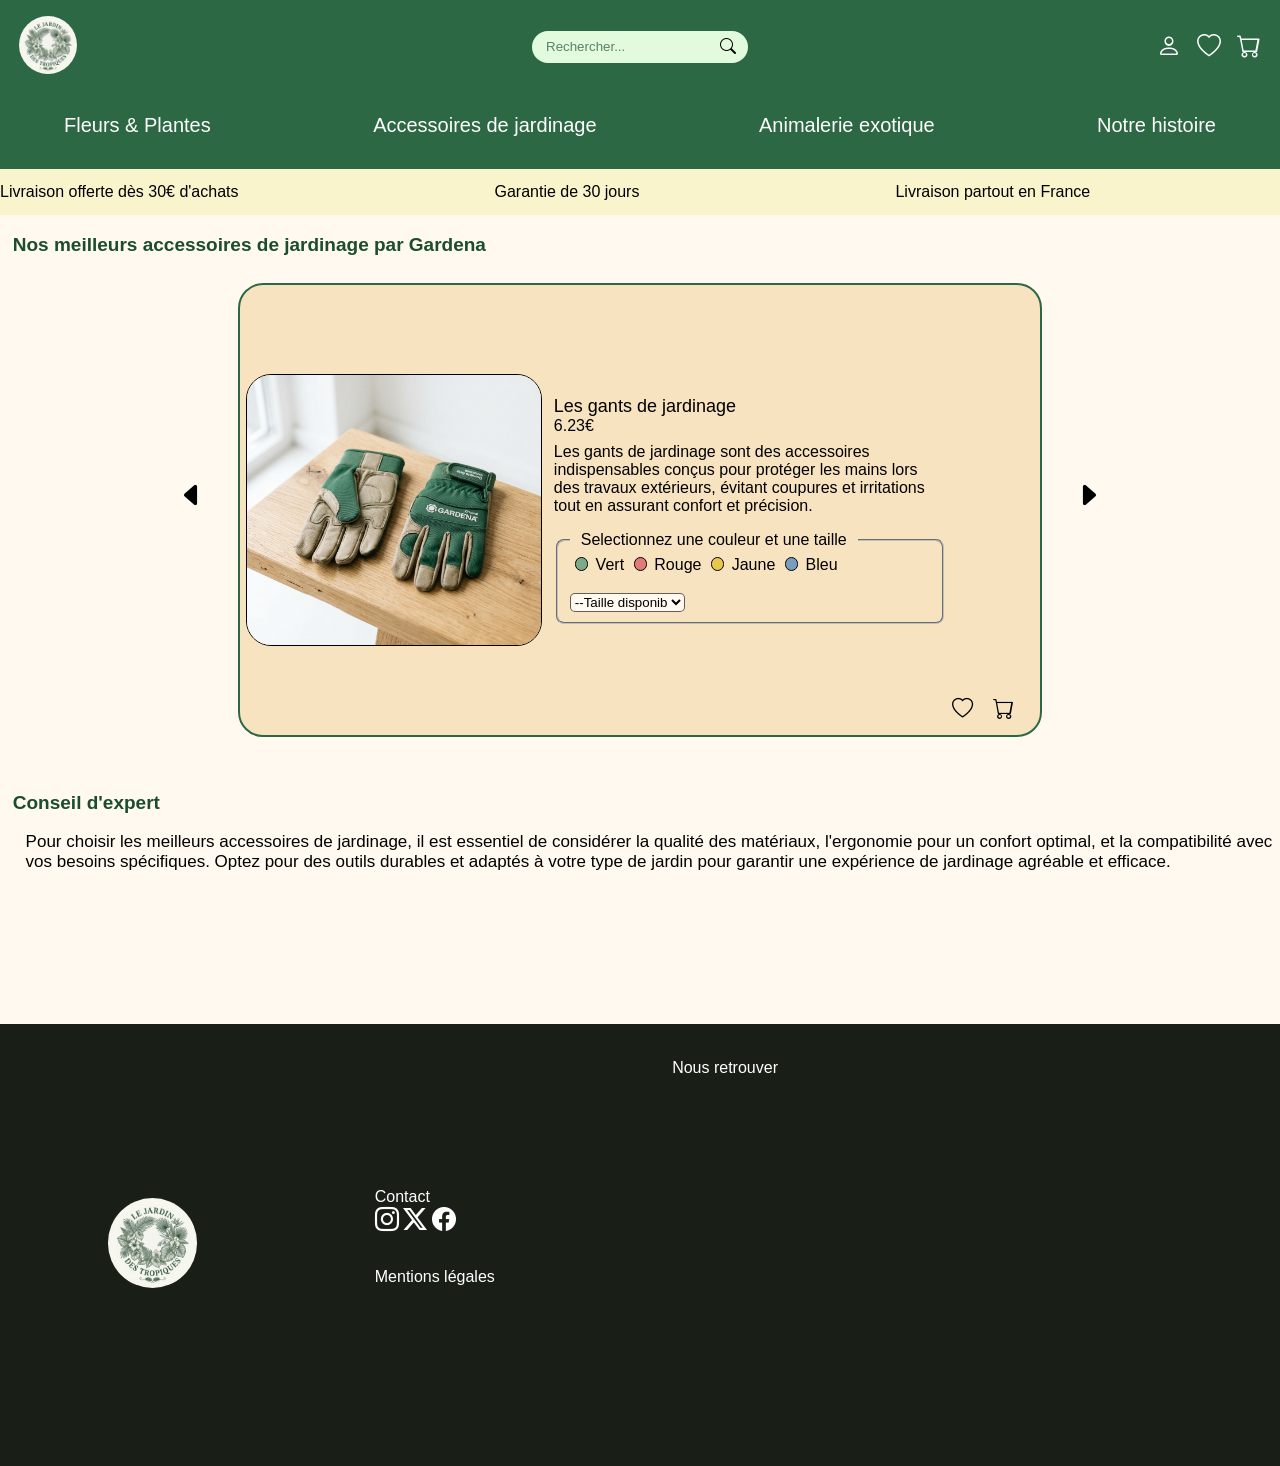
<file: accessoire.html>
<!DOCTYPE html>
<html lang="fr">

<head>
    <meta charset="UTF-8">
    <meta name="viewport" content="width=device-width, initial-scale=1.0">
    <title>Accessoires</title>
    <link rel="stylesheet" href="https://cdn.jsdelivr.net/npm/bootstrap-icons@1.11.3/font/bootstrap-icons.min.css">
    <link rel="stylesheet" href="accessoire.css">
    <link rel="stylesheet" href="commun.css">
    <link rel="icon" type="image/png" href="images/favicon.jpeg">

</head>

<body>
    <header>
        <nav class="entete">
            <p class="logo"> <a href="index.html"><img src="images/logo.jpeg" class="logo"></a> </p>
            <form>
                <input class="rechercher" type="text" placeholder="Rechercher..."> <i class="bi bi-search"></i>
            </form>
            <p class="icones">
                <a href="connexion.html"><i class="bi bi-person"></i></a>
                <a href="#Coeur"><i class="bi bi-heart"></i></a>
                <a href="panier.html"><i class="bi bi-cart"></i></a>
            </p>

        </nav>
        <nav class="menu">
            <p> <a href="plante.html">Fleurs & Plantes</a> </p>
            <p> <a href="accessoire.html">Accessoires de jardinage</a> </p>
            <p> <a href="animal.html">Animalerie exotique</a> </p>
            <p> <a href="histoire.html">Notre histoire</a> </p>
        </nav>
    </header>
    <main>
        <div class="carrouInfo">
            <div class="carrou_track">
                <span>Livraison offerte dès 30€ d'achats</span>
                <span>Garantie de 30 jours</span>
                <span>Livraison partout en France</span>
                <span>Paiement sécurisé</span>
            </div>
        </div>


        <h3>Nos meilleurs accessoires de jardinage par Gardena</h3>
        <div class="carrou">
            <div class="gauche">
                <button><i class="bi bi-caret-left-fill"></i></button>
            </div>
            <div class="carrouPdtAccessoire">
                <img src="images/accessoires/gants_v1.png" alt="">
                <div class="carrouPdtTexte">
                    <p class="bestNom">Les gants de jardinage</p>
                    <p class="bestPrix">6.23€</p>
                    <p class="bestDesc"> Les gants de jardinage sont des accessoires indispensables conçus pour protéger
                        les mains lors des travaux extérieurs, évitant coupures et irritations tout en assurant confort
                        et précision.</p>
                    <fieldset>
                        <legend>&nbsp;&nbsp;Selectionnez une couleur et une taille &nbsp;</legend>
                        <div class="choixCouleur">
                            <input type="radio" id="green" name="color" value="green">
                            <label for="green">Vert</label>
                            <input type="radio" id="red" name="color" value="red">
                            <label for="red">Rouge</label>
                            <input type="radio" id="yellow" name="color" value="yellow">
                            <label for="yellow">Jaune</label>
                            <input type="radio" id="blue" name="color" value="blue">
                            <label for="blue">Bleu</label>
                        </div>
                        <br>
                        <select name="size" id="size-select">
                            <option value="">--Taille disponible--</option>
                            <option value="S">S</option>
                            <option value="M">M</option>
                            <option value="L">L</option>
                            <option value="XL">XL</option>
                        </select>
                    </fieldset>
                </div>
                <div class="carrouPdtIcones">
                    <button class="heart"><i class="bi bi-heart"></i></button>
                    <button class="cart"><i class="bi bi-cart"></i></button>
                </div>
            </div>
            <div class="droite">
                <button><i class="bi bi-caret-right-fill"></i></button>
            </div>
        </div>
        <br>
        <br>
        <div class="conseil">
            <h3>Conseil d'expert</h3>
            <p>
                Pour choisir les meilleurs accessoires de jardinage, il est essentiel de considérer la qualité des
                matériaux,
                l'ergonomie pour un confort optimal, et la compatibilité avec vos besoins spécifiques. Optez pour des
                outils
                durables et adaptés à votre type de jardin pour garantir une expérience de jardinage agréable et
                efficace.
            </p>
        </div>
    </main>
    <footer>
        <div class="imgFooter">
            <a href="index.html"><img src="images/logo.jpeg" class="logo"></a>
        </div>
        <div class="contact">
            <a href="contact.html">Contact</a>
            <br>
            <a href="#Instagram"><i class="bi bi-instagram"></i></a>
            <a href="#Twitter"><i class="bi bi-twitter-x"></i></a>
            <a href="#Facebook"><i class="bi bi-facebook"></i></a>
            <br>
            <br>
            <p> <a href="mentions_legales.html">Mentions légales</a> </p>

        </div>
        <div class="map">
            <p>Nous retrouver</p>
            <iframe
                src="https://www.google.com/maps/embed?pb=!1m18!1m12!1m3!1d2620.7767880723004!2d1.3358313035699676!3d47.590139484475145!2m3!1f0!2f0!3f0!3m2!1i1024!2i768!4f13.1!3m3!1m2!1s0x47e4a81b51bfac85%3A0x59ec794bc418ff3b!2sIUT%20de%20Blois%20%E2%80%A2%20site%20Jean%20Jaur%C3%A8s!5e1!3m2!1sfr!2sfr!4v1778853098987!5m2!1sfr!2sfr"
                width="500" height="350" style="border:0;" allowfullscreen="" loading="lazy"
                referrerpolicy="no-referrer-when-downgrade"></iframe>
        </div>

    </footer>
    <script src="accessoire.js"></script>
</body>

</html>
</file>
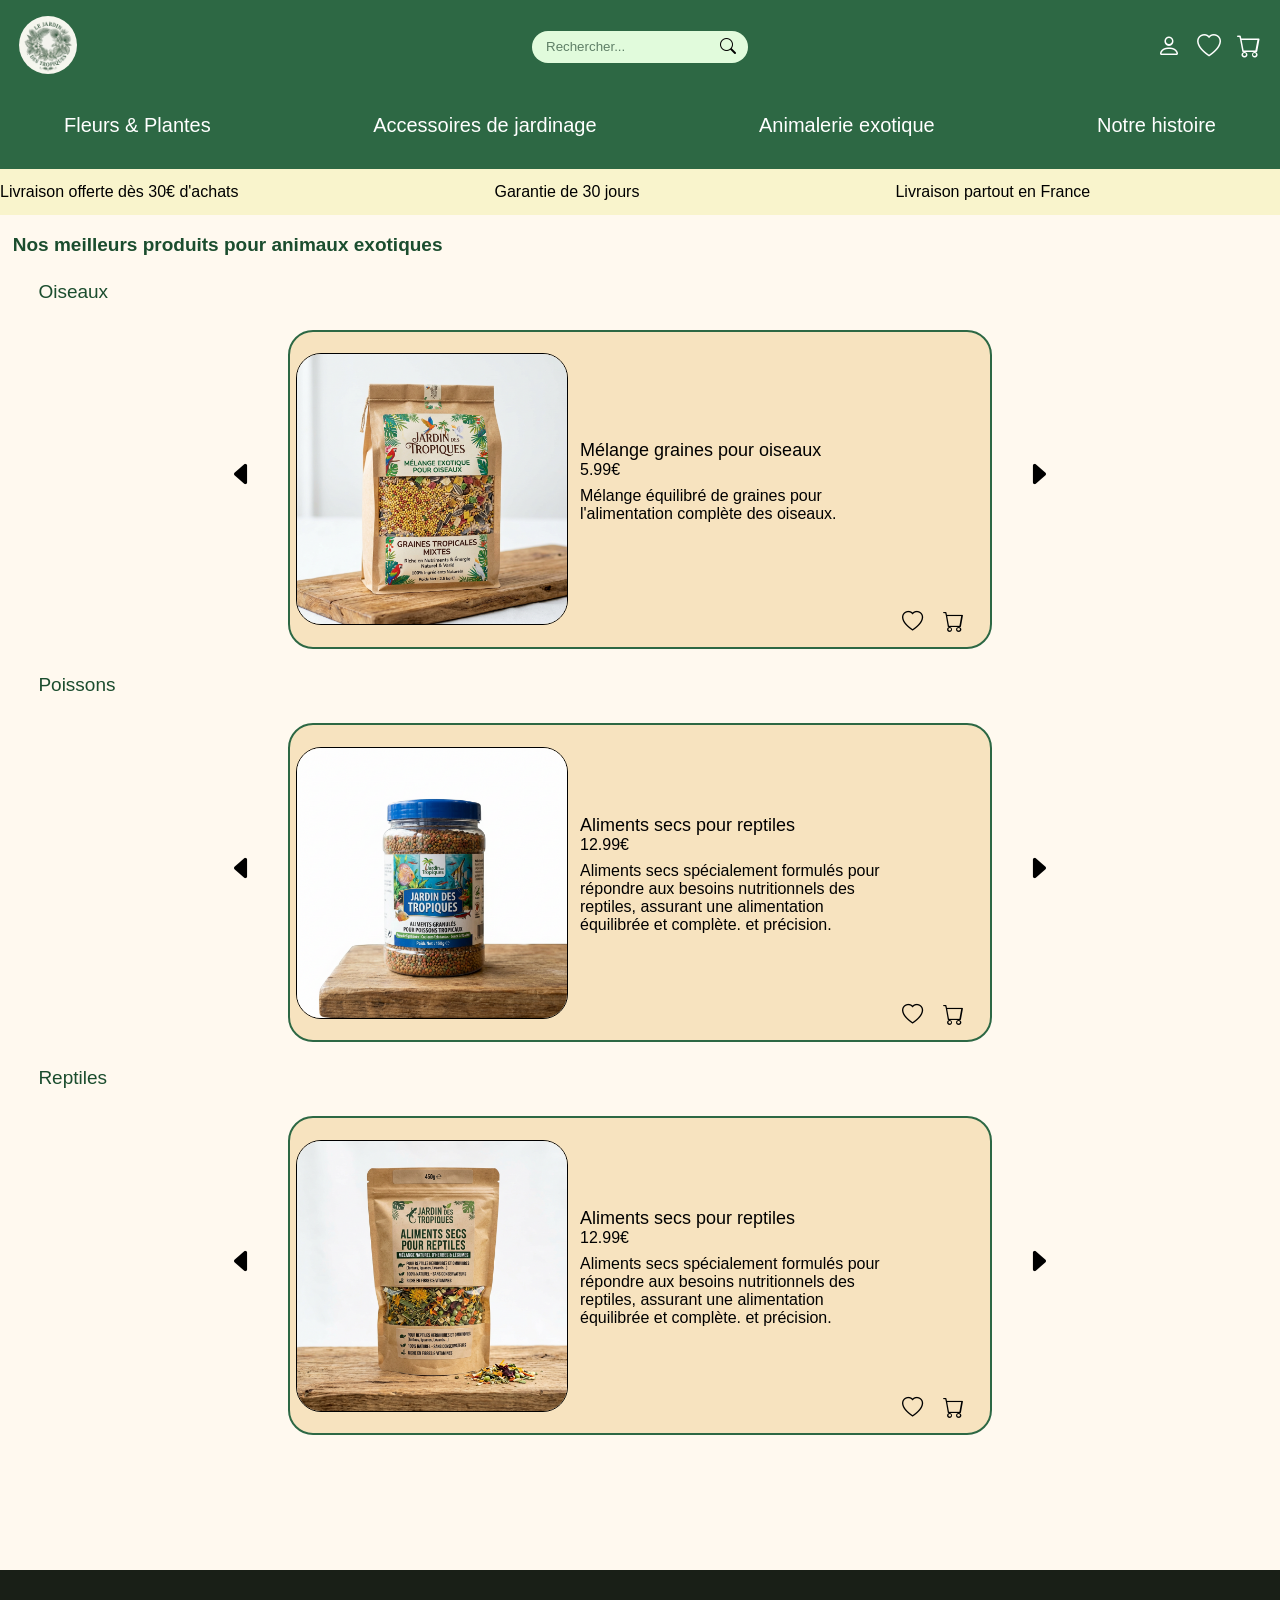
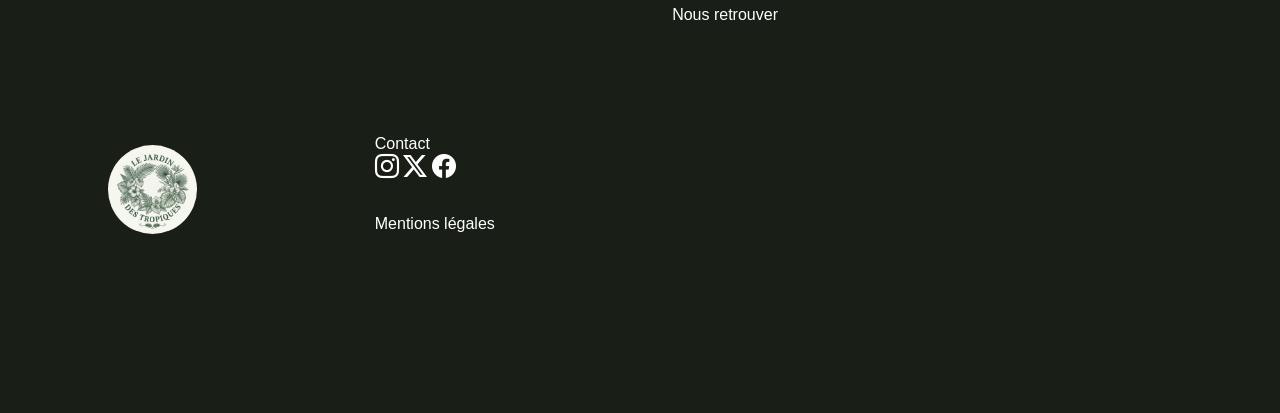
<file: animal.html>
<!DOCTYPE html>
<html lang="fr">

<head>
    <meta charset="UTF-8">
    <meta name="viewport" content="width=device-width, initial-scale=1.0">
    <title>Animalerie exotique</title>
    <link rel="stylesheet" href="https://cdn.jsdelivr.net/npm/bootstrap-icons@1.11.3/font/bootstrap-icons.min.css">
    <link rel="stylesheet" href="commun.css">
</head>

<body>
    <header>
        <nav class="entete">
            <p class="logo"> <a href="index.html"><img src="images/logo.jpeg" class="logo"></a> </p>
            <form>
                <input class="rechercher" type="text" placeholder="Rechercher..."> <i class="bi bi-search"></i>
            </form>
            <p class="icones">
                <a href="connexion.html"><i class="bi bi-person"></i></a>
                <a href="#Coeur"><i class="bi bi-heart"></i></a>
                <a href="panier.html"><i class="bi bi-cart"></i></a>
            </p>

        </nav>
        <nav class="menu">
            <p> <a href="plante.html">Fleurs & Plantes</a> </p>
            <p> <a href="accessoire.html">Accessoires de jardinage</a> </p>
            <p> <a href="animal.html">Animalerie exotique</a> </p>
            <p> <a href="histoire.html">Notre histoire</a> </p>
        </nav>
    </header>
    <main>
        <div class="carrouInfo">
            <div class="carrou_track">
                <span>Livraison offerte dès 30€ d'achats</span>
                <span>Garantie de 30 jours</span>
                <span>Livraison partout en France</span>
                <span>Paiement sécurisé</span>
            </div>
        </div>


        <h3>Nos meilleurs produits pour animaux exotiques</h3>

        <section>
            <h4>Oiseaux</h4>
            <div class="carrouOiseaux">
                <div class="gauche">
                    <button><i class="bi bi-caret-left-fill"></i></button>
                </div>
                <div class="carrouPdt">
                    <img src="images/nourriture_animaux/melange_oiseau.png" alt="">
                    <div class="carrouPdtTexte">
                        <p class="bestNom">Mélange graines pour oiseaux</p>
                        <p class="bestPrix">5.99€</p>
                        <p class="bestDesc">Mélange équilibré de graines pour l'alimentation complète des oiseaux.

                        </p>
                    </div>
                    <div class="carrouPdtIcones">
                        <button class="heart"><i class="bi bi-heart"></i></button>
                        <button class="cart"><i class="bi bi-cart"></i></button>
                    </div>
                </div>
                <div class="droite">
                    <button><i class="bi bi-caret-right-fill"></i></button>
                </div>
            </div>
        </section>

        <section>
            <h4>Poissons</h4>
            <div class="carrouPoissons">
                <div class="gauche">
                    <button><i class="bi bi-caret-left-fill"></i></button>
                </div>
                <div class="carrouPdt">
                    <img src="images/nourriture_animaux/granule_poisson.png" alt="">
                    <div class="carrouPdtTexte">
                        <p class="bestNom">Aliments secs pour reptiles</p>
                        <p class="bestPrix">12.99€</p>
                        <p class="bestDesc"> Aliments secs spécialement formulés pour répondre aux besoins nutritionnels
                            des reptiles, assurant une alimentation équilibrée et complète.
                            et précision.</p>
                    </div>
                    <div class="carrouPdtIcones">
                        <button class="heart"><i class="bi bi-heart"></i></button>
                        <button class="cart"><i class="bi bi-cart"></i></button>
                    </div>
                </div>
                <div class="droite">
                    <button><i class="bi bi-caret-right-fill"></i></button>
                </div>
            </div>
        </section>
        <section>
            <h4>Reptiles</h4>
            <div class="carrouReptiles">
                <div class="gauche">
                    <button><i class="bi bi-caret-left-fill"></i></button>
                </div>
                <div class="carrouPdt">
                    <img src="images/nourriture_animaux/aliments_sec_reptile.png" alt="">
                    <div class="carrouPdtTexte">
                        <p class="bestNom">Aliments secs pour reptiles</p>
                        <p class="bestPrix">12.99€</p>
                        <p class="bestDesc"> Aliments secs spécialement formulés pour répondre aux besoins nutritionnels
                            des reptiles, assurant une alimentation équilibrée et complète.
                            et précision.</p>
                    </div>
                    <div class="carrouPdtIcones">
                        <button class="heart"><i class="bi bi-heart"></i></button>
                        <button class="cart"><i class="bi bi-cart"></i></button>
                    </div>
                </div>
                <div class="droite">
                    <button><i class="bi bi-caret-right-fill"></i></button>
                </div>
            </div>
        </section>

        </div>
    </main>
    <footer>
        <div class="imgFooter">
            <a href="index.html"><img src="images/logo.jpeg" class="logo"></a>
        </div>
        <div class="contact">
            <a href="contact.html">Contact</a>
            <br>
            <a href="#Instagram"><i class="bi bi-instagram"></i></a>
            <a href="#Twitter"><i class="bi bi-twitter-x"></i></a>
            <a href="#Facebook"><i class="bi bi-facebook"></i></a>
            <br>
            <br>
            <p> <a href="mentions_legales.html">Mentions légales</a> </p>

        </div>
        <div class="map">
            <p>Nous retrouver</p>
            <iframe
                src="https://www.google.com/maps/embed?pb=!1m18!1m12!1m3!1d2620.7767880723004!2d1.3358313035699676!3d47.590139484475145!2m3!1f0!2f0!3f0!3m2!1i1024!2i768!4f13.1!3m3!1m2!1s0x47e4a81b51bfac85%3A0x59ec794bc418ff3b!2sIUT%20de%20Blois%20%E2%80%A2%20site%20Jean%20Jaur%C3%A8s!5e1!3m2!1sfr!2sfr!4v1778853098987!5m2!1sfr!2sfr"
                width="500" height="350" style="border:0;" allowfullscreen="" loading="lazy"
                referrerpolicy="no-referrer-when-downgrade"></iframe>
        </div>

    </footer>
    <script src="animal.js"></script>
</body>

</html>
</file>
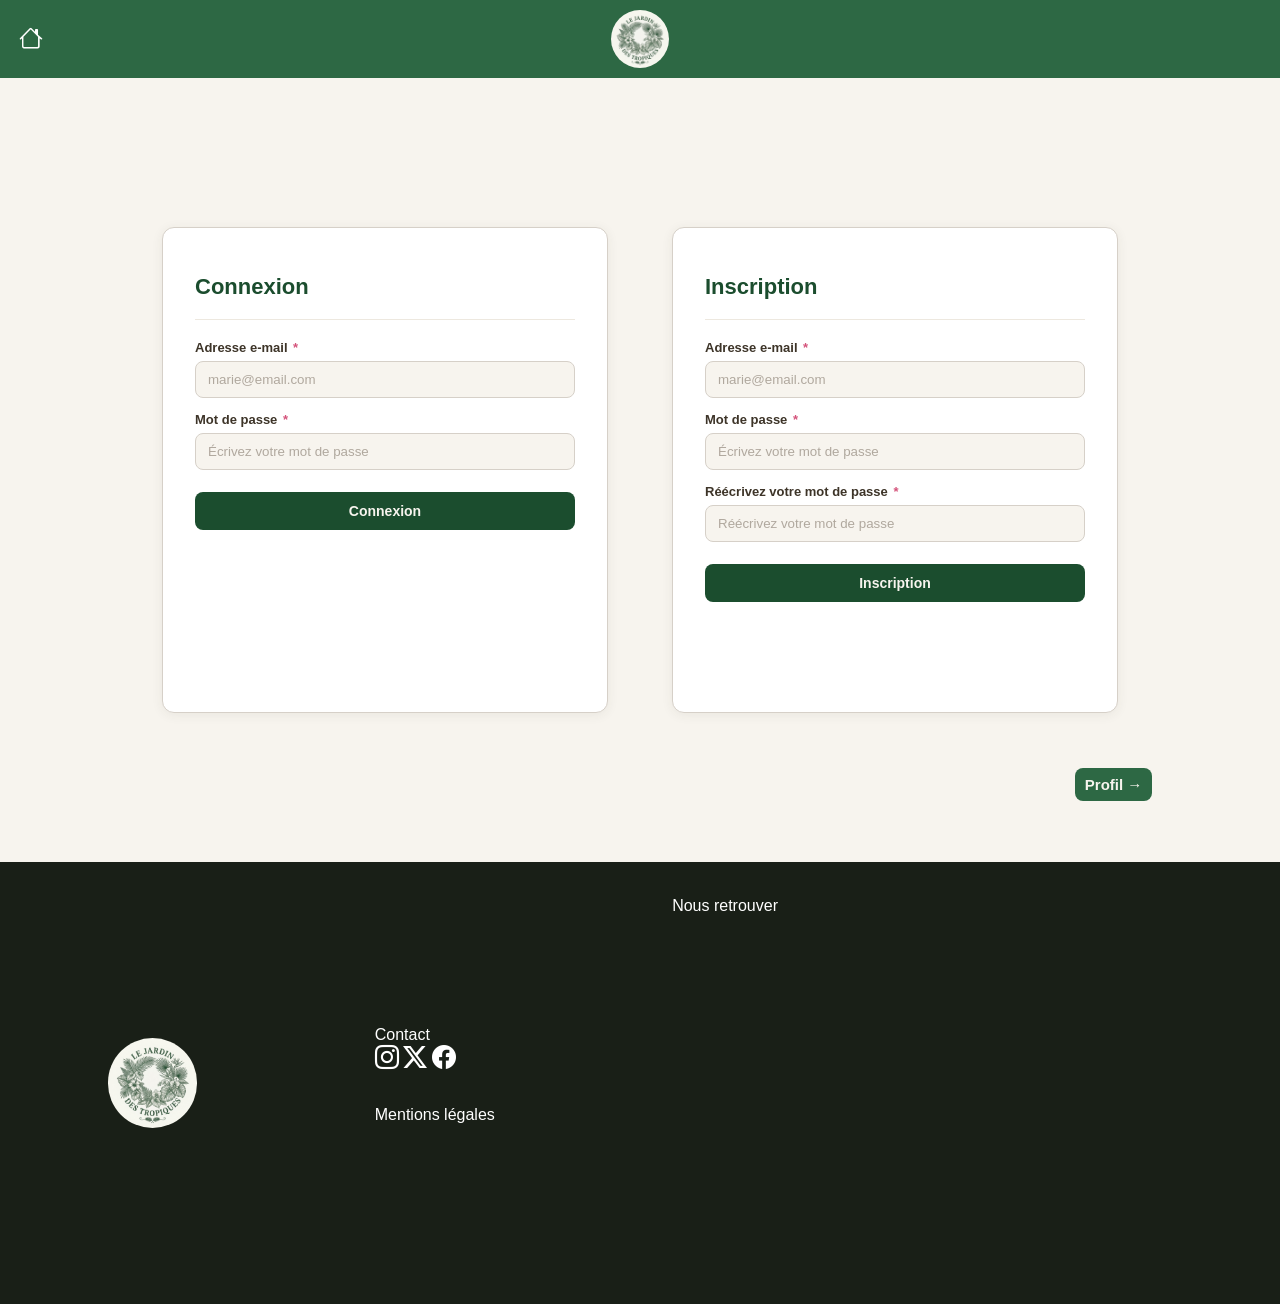
<file: connexion.html>
<!DOCTYPE html>
<html lang="fr">

<head>
    <meta charset="UTF-8">
    <meta name="viewport" content="width=device-width, initial-scale=1.0">
    <title>Connexion / Inscription</title>
    <link rel="stylesheet" href="connexion.css">
    <link rel="stylesheet" href="commun.css">
    <link rel="stylesheet" href="https://cdn.jsdelivr.net/npm/bootstrap-icons@1.11.3/font/bootstrap-icons.min.css">

    <link rel="icon" type="image/png" href="images/favicon.jpeg">


</head>

<body>
    <header>
        <nav class="entete">
            <a href="index.html"><i class="bi bi-house"></i></a>
            <img src="images/logo.jpeg" alt="Logo Le Jardin des Tropiques" class="logo">
        </nav>
    </header>
        <div class="contact-page">
            <form id="connexionForm">
                <h1>Connexion</h1>
                <hr>
                <div class="form-group">
                    <label for="mail">Adresse e-mail <span class="required">*</span></label>
                    <input type="email" id="mail" name="mail" placeholder="marie@email.com">
                </div>
                <div class="form-group">
                    <label for="password">Mot de passe <span class="required">*</span></label>
                    <input type="password" id="password" name="password" placeholder="Écrivez votre mot de passe">
                </div>

                <button type="submit" class="btn-submit">Connexion</button>
            </form>

            <form id="inscriptionForm">
                <h1>Inscription</h1>
                <hr>
                <div class="form-group">
                    <label for="mail">Adresse e-mail <span class="required">*</span></label>
                    <input type="email" id="mail" name="mail" placeholder="marie@email.com">
                </div>
                <div class="form-group">
                    <label for="password">Mot de passe <span class="required">*</span></label>
                    <input type="password" id="password" name="password" placeholder="Écrivez votre mot de passe">
                </div>
                <div class="form-group">
                    <label for="password">Réécrivez votre mot de passe <span class="required">*</span></label>
                    <input type="password" id="password" name="password" placeholder="Réécrivez votre mot de passe">
                </div>
                <button type="submit" class="btn-submit">Inscription</button>
            </form>
            <button class="btn-profil"><a href="profil.html">Profil →</a></button>
        </div>
        
    <footer>
        <div class="imgFooter">
            <a href="index.html"><img src="images/logo.jpeg" class="logo"></a>
        </div>
        <div class="contact">
            <a href="contact.html">Contact</a>
            <br>
            <a href="#Instagram"><i class="bi bi-instagram"></i></a>
            <a href="#Twitter"><i class="bi bi-twitter-x"></i></a>
            <a href="#Facebook"><i class="bi bi-facebook"></i></a>
            <br>
            <br>
            <p> <a href="mentions_legales.html">Mentions légales</a> </p>
        </div>
        <div class="map">
            <p>Nous retrouver</p>
            <iframe
                src="https://www.google.com/maps/embed?pb=!1m18!1m12!1m3!1d2620.7767880723004!2d1.3358313035699676!3d47.590139484475145!2m3!1f0!2f0!3f0!3m2!1i1024!2i768!4f13.1!3m3!1m2!1s0x47e4a81b51bfac85%3A0x59ec794bc418ff3b!2sIUT%20de%20Blois%20%E2%80%A2%20site%20Jean%20Jaur%C3%A8s!5e1!3m2!1sfr!2sfr!4v1778853098987!5m2!1sfr!2sfr"
                width="500" height="350" style="border:0;" allowfullscreen="" loading="lazy"
                referrerpolicy="no-referrer-when-downgrade"></iframe>
        </div>

    </footer>
</body>

</html>
</file>
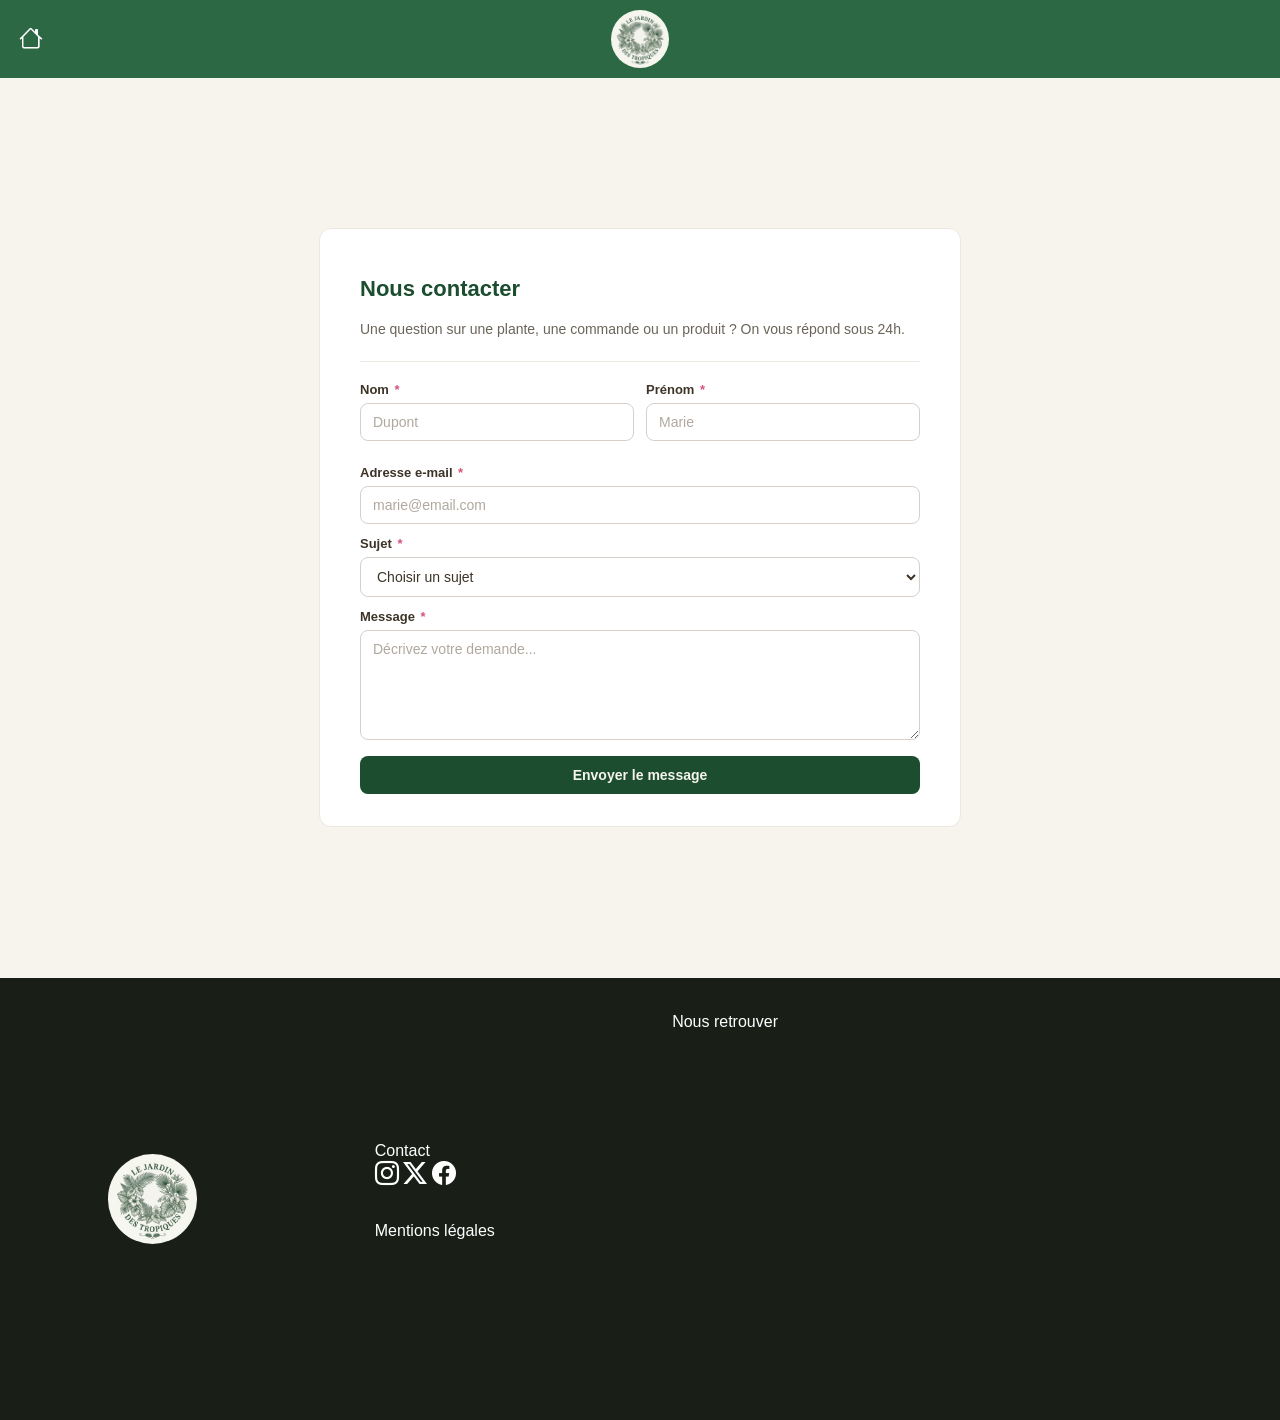
<file: contact.html>
<!DOCTYPE html>
<html lang="fr">

<head>
    <meta charset="UTF-8">
    <meta name="viewport" content="width=device-width, initial-scale=1.0">
    <title>Contact – Le Jardin des Tropiques</title>
    <link rel="stylesheet" href="contact.css">
    <link rel="stylesheet" href="commun.css">
        <link rel="stylesheet" href="https://cdn.jsdelivr.net/npm/bootstrap-icons@1.11.3/font/bootstrap-icons.min.css">

    <link rel="icon" type="image/png" href="images/favicon.jpeg">


</head>

<body>
    <header>
        <nav class="entete">
            <a href="index.html"><i class="bi bi-house"></i></a>
            <img src="images/logo.jpeg" alt="Logo Le Jardin des Tropiques" class="logo">
        </nav>
    </header>
    <div class="contact-page">
        <div class="form-wrap">

            <h1>Nous contacter</h1>
            <p class="form-sub">Une question sur une plante, une commande ou un produit ? On vous répond sous 24h.</p>
            <hr class="divider">
            <form id="contactForm" novalidate>

                <div class="form-row">
                    <div class="form-group">
                        <label for="nom">Nom <span class="required">*</span></label>
                        <input type="text" id="nom" name="nom" placeholder="Dupont">
                    </div>
                    <div class="form-group">
                        <label for="prenom">Prénom <span class="required">*</span></label>
                        <input type="text" id="prenom" name="prenom" placeholder="Marie">
                    </div>
                </div>

                <div class="form-group">
                    <label for="mail">Adresse e-mail <span class="required">*</span></label>
                    <input type="email" id="mail" name="mail" placeholder="marie@email.com">
                </div>

                <div class="form-group">
                    <label for="sujet">Sujet <span class="required">*</span></label>
                    <select id="sujet" name="sujet">
                        <option value="" disabled selected>Choisir un sujet</option>
                        <option value="produit">Question sur un produit</option>
                        <option value="commande">Suivi de commande</option>
                        <option value="probleme">Problème avec ma commande</option>
                        <option value="conseil">Conseil jardinage / plantes</option>
                        <option value="autre">Autre</option>
                    </select>
                </div>

                <div class="form-group">
                    <label for="message">Message <span class="required">*</span></label>
                    <textarea id="message" name="message" placeholder="Décrivez votre demande..."></textarea>
                </div>

                <button type="submit" class="btn-submit">Envoyer le message</button>

            </form>
        </div>
    </div>
    <footer>
        <div class="imgFooter">
            <a href="index.html"><img src="images/logo.jpeg" class="logo"></a>
        </div>
        <div class="contact">
            <a href="contact.html">Contact</a>
            <br>
            <a href="#Instagram"><i class="bi bi-instagram"></i></a>
            <a href="#Twitter"><i class="bi bi-twitter-x"></i></a>
            <a href="#Facebook"><i class="bi bi-facebook"></i></a>
            <br>
            <br>
            <p> <a href="mentions_legales.html">Mentions légales</a> </p>
        </div>
        <div class="map">
            <p>Nous retrouver</p>
            <iframe
                src="https://www.google.com/maps/embed?pb=!1m18!1m12!1m3!1d2620.7767880723004!2d1.3358313035699676!3d47.590139484475145!2m3!1f0!2f0!3f0!3m2!1i1024!2i768!4f13.1!3m3!1m2!1s0x47e4a81b51bfac85%3A0x59ec794bc418ff3b!2sIUT%20de%20Blois%20%E2%80%A2%20site%20Jean%20Jaur%C3%A8s!5e1!3m2!1sfr!2sfr!4v1778853098987!5m2!1sfr!2sfr"
                width="500" height="350" style="border:0;" allowfullscreen="" loading="lazy"
                referrerpolicy="no-referrer-when-downgrade"></iframe>
        </div>

    </footer>
    <script src="index.js"></script>
</body>

</html>
</file>
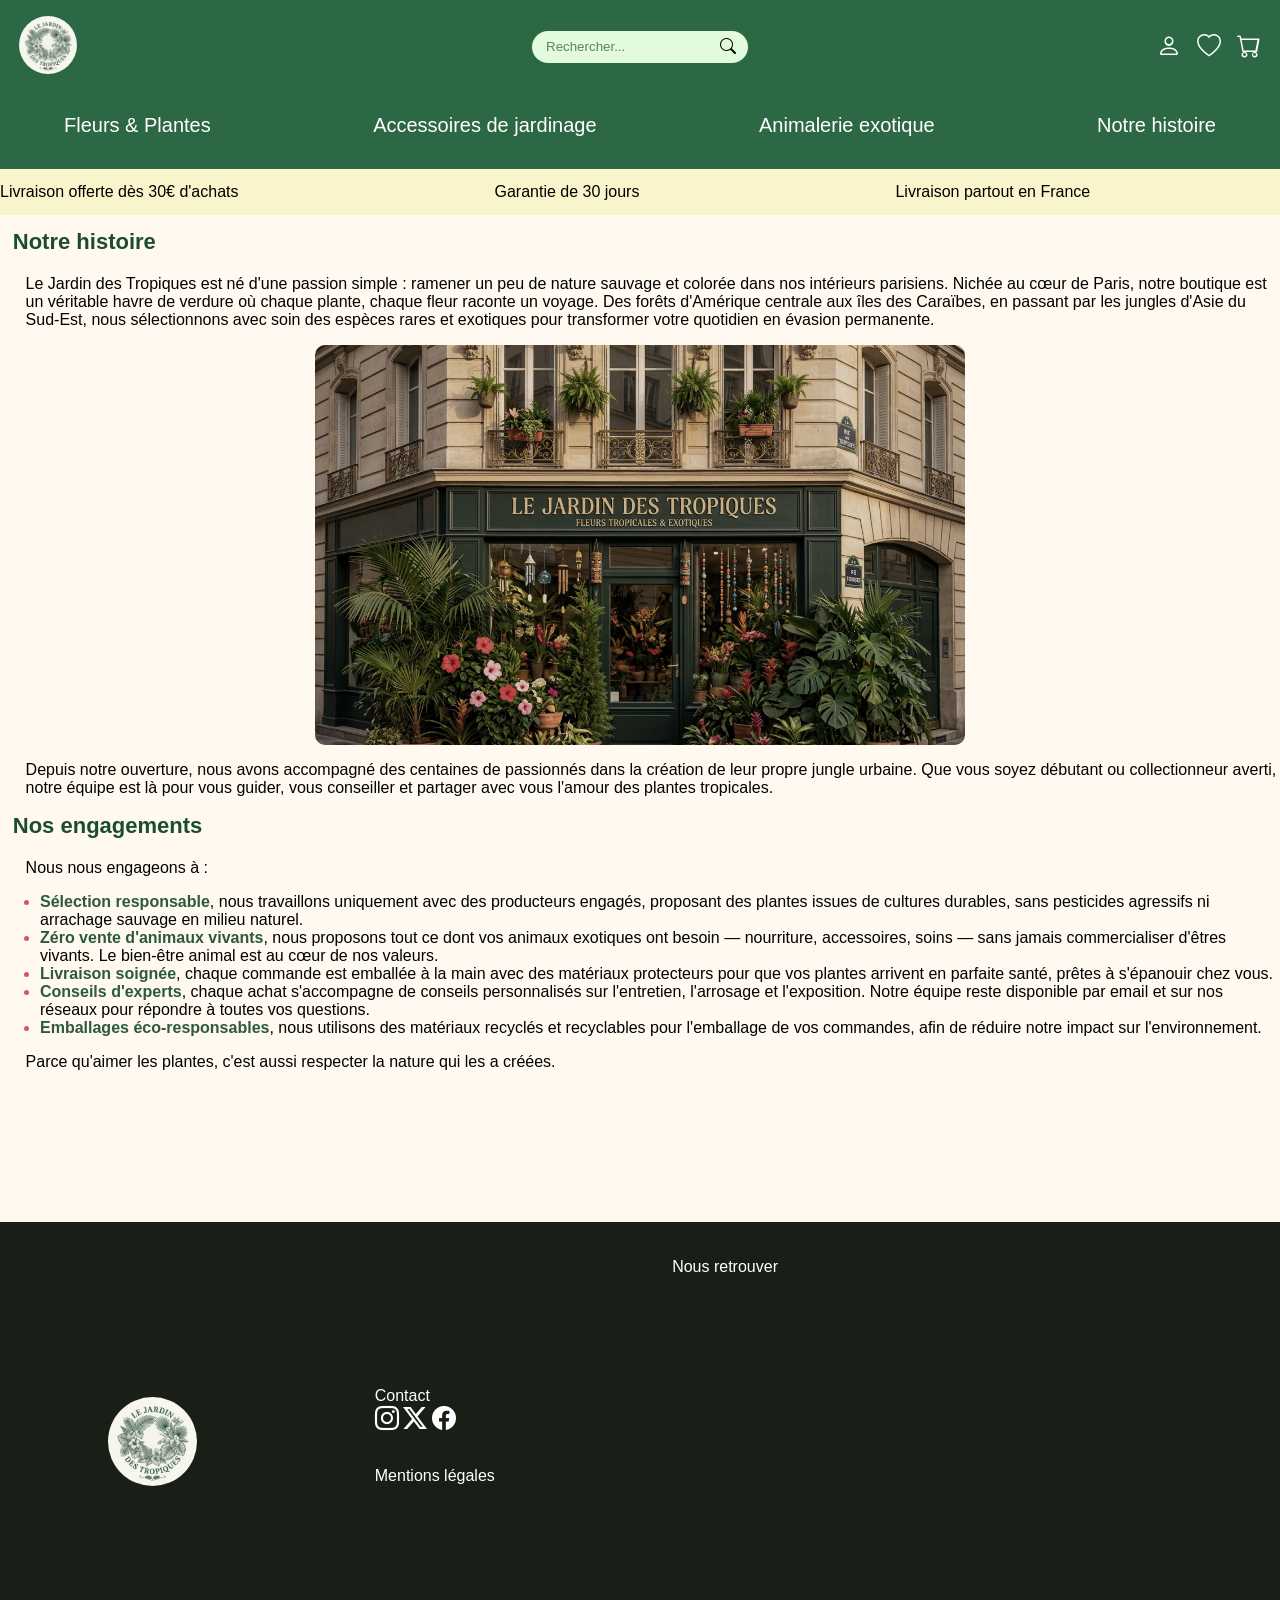
<file: histoire.html>
<!DOCTYPE html>
<html lang="fr">

<head>
    <meta charset="UTF-8">
    <meta name="viewport" content="width=device-width, initial-scale=1.0">
    <title>Notre histoire</title>
    <link rel="stylesheet" href="https://cdn.jsdelivr.net/npm/bootstrap-icons@1.11.3/font/bootstrap-icons.min.css">
    <link rel="stylesheet" href="commun.css">
    <link rel="stylesheet" href="histoire.css">
    <link rel="stylesheet" href="index.css">

</head>

<body>
    <!DOCTYPE html>
    <html lang="fr">

    <head>
        <meta charset="UTF-8">
        <meta name="viewport" content="width=device-width, initial-scale=1.0">
        <title>Accueil</title>
        <link rel="stylesheet" href="https://cdn.jsdelivr.net/npm/bootstrap-icons@1.11.3/font/bootstrap-icons.min.css">
        <link rel="stylesheet" href="index.css">
        <link rel="stylesheet" href="commun.css">
        <link rel="icon" type="image/png" href="images/favicon.jpeg">

    </head>

    <body>
        <header>
            <nav class="entete">
                <p class="logo"> <a href="index.html"><img src="images/logo.jpeg" class="logo"></a> </p>
                <form>
                    <input class="rechercher" type="text" placeholder="Rechercher..."> <i class="bi bi-search"></i>
                </form>
                <p class="icones">
                    <a href="connexion.html"><i class="bi bi-person"></i></a>
                    <a href="#Coeur"><i class="bi bi-heart"></i></a>
                    <a href="panier.html"><i class="bi bi-cart"></i></a>
                </p>

            </nav>
            <nav class="menu">
                <p> <a href="plante.html">Fleurs & Plantes</a> </p>
                <p> <a href="accessoire.html">Accessoires de jardinage</a> </p>
                <p> <a href="animal.html">Animalerie exotique</a> </p>
                <p> <a href="histoire.html">Notre histoire</a> </p>
            </nav>
        </header>
        <main>
            <div class="carrouInfo">
                <div class="carrou_track">
                    <span>Livraison offerte dès 30€ d'achats</span>
                    <span>Garantie de 30 jours</span>
                    <span>Livraison partout en France</span>
                    <span>Paiement sécurisé</span>
                </div>
            </div>
            <h1>Notre histoire</h1>
            <p>Le Jardin des Tropiques est né d'une passion simple : ramener un peu de nature sauvage et colorée dans
                nos
                intérieurs parisiens. Nichée au cœur de Paris, notre boutique est un véritable havre de verdure où
                chaque
                plante, chaque fleur raconte un voyage. Des forêts d'Amérique centrale aux îles des Caraïbes, en passant
                par
                les jungles d'Asie du Sud-Est, nous sélectionnons avec soin des espèces rares et exotiques pour
                transformer
                votre quotidien en évasion permanente.</p>
            <img src="images/devanture-shop.png" alt="Image de notre boutique" class="devanture-img">
            <p>Depuis notre ouverture, nous avons accompagné des centaines de passionnés dans la création de leur propre
                jungle urbaine. Que vous soyez débutant ou collectionneur averti, notre équipe est là pour vous guider,
                vous
                conseiller et partager avec vous l'amour des plantes tropicales.</p>
            <h1>Nos engagements</h1>
            <p>Nous nous engageons à :</p>
            <ul>
                <li><strong>Sélection responsable</strong>,
                    nous travaillons uniquement avec des producteurs engagés, proposant des plantes issues de cultures
                    durables, sans pesticides agressifs ni arrachage sauvage en milieu naturel.</li>
                <li><strong>Zéro vente d'animaux vivants</strong>,
                    nous proposons tout ce dont vos animaux exotiques ont besoin — nourriture, accessoires, soins — sans
                    jamais commercialiser d'êtres vivants. Le bien-être animal est au cœur de nos valeurs.</li>
                <li><strong>Livraison soignée</strong>,
                    chaque commande est emballée à la main avec des matériaux protecteurs pour que vos plantes arrivent
                    en
                    parfaite santé, prêtes à s'épanouir chez vous.</li>
                <li><strong>Conseils d'experts</strong>,
                    chaque achat s'accompagne de conseils personnalisés sur l'entretien, l'arrosage et l'exposition.
                    Notre
                    équipe reste disponible par email et sur nos réseaux pour répondre à toutes vos questions.</li>
                <li><strong>Emballages éco-responsables</strong>,
                    nous utilisons des matériaux recyclés et recyclables pour l'emballage de vos commandes, afin de
                    réduire
                    notre impact sur l'environnement.</li>
            </ul>
            <p>Parce qu'aimer les plantes, c'est aussi respecter la nature qui les a créées.</p>
        </main>
        <footer>
            <div class="imgFooter">
                <a href="index.html"><img src="images/logo.jpeg" class="logo"></a>
            </div>
            <div class="contact">
                <a href="contact.html">Contact</a>
                <br>
                <a href="#Instagram"><i class="bi bi-instagram"></i></a>
                <a href="#Twitter"><i class="bi bi-twitter-x"></i></a>
                <a href="#Facebook"><i class="bi bi-facebook"></i></a>
                <br>
                <br>
                <p> <a href="mentions_legales.html">Mentions légales</a> </p>
            </div>
            <div class="map">
                <p>Nous retrouver</p>
                <iframe
                    src="https://www.google.com/maps/embed?pb=!1m18!1m12!1m3!1d2620.7767880723004!2d1.3358313035699676!3d47.590139484475145!2m3!1f0!2f0!3f0!3m2!1i1024!2i768!4f13.1!3m3!1m2!1s0x47e4a81b51bfac85%3A0x59ec794bc418ff3b!2sIUT%20de%20Blois%20%E2%80%A2%20site%20Jean%20Jaur%C3%A8s!5e1!3m2!1sfr!2sfr!4v1778853098987!5m2!1sfr!2sfr"
                    width="500" height="350" style="border:0;" allowfullscreen="" loading="lazy"
                    referrerpolicy="no-referrer-when-downgrade"></iframe>
            </div>

        </footer>
        <script src="index.js"></script>
    </body>

    </html>
</file>
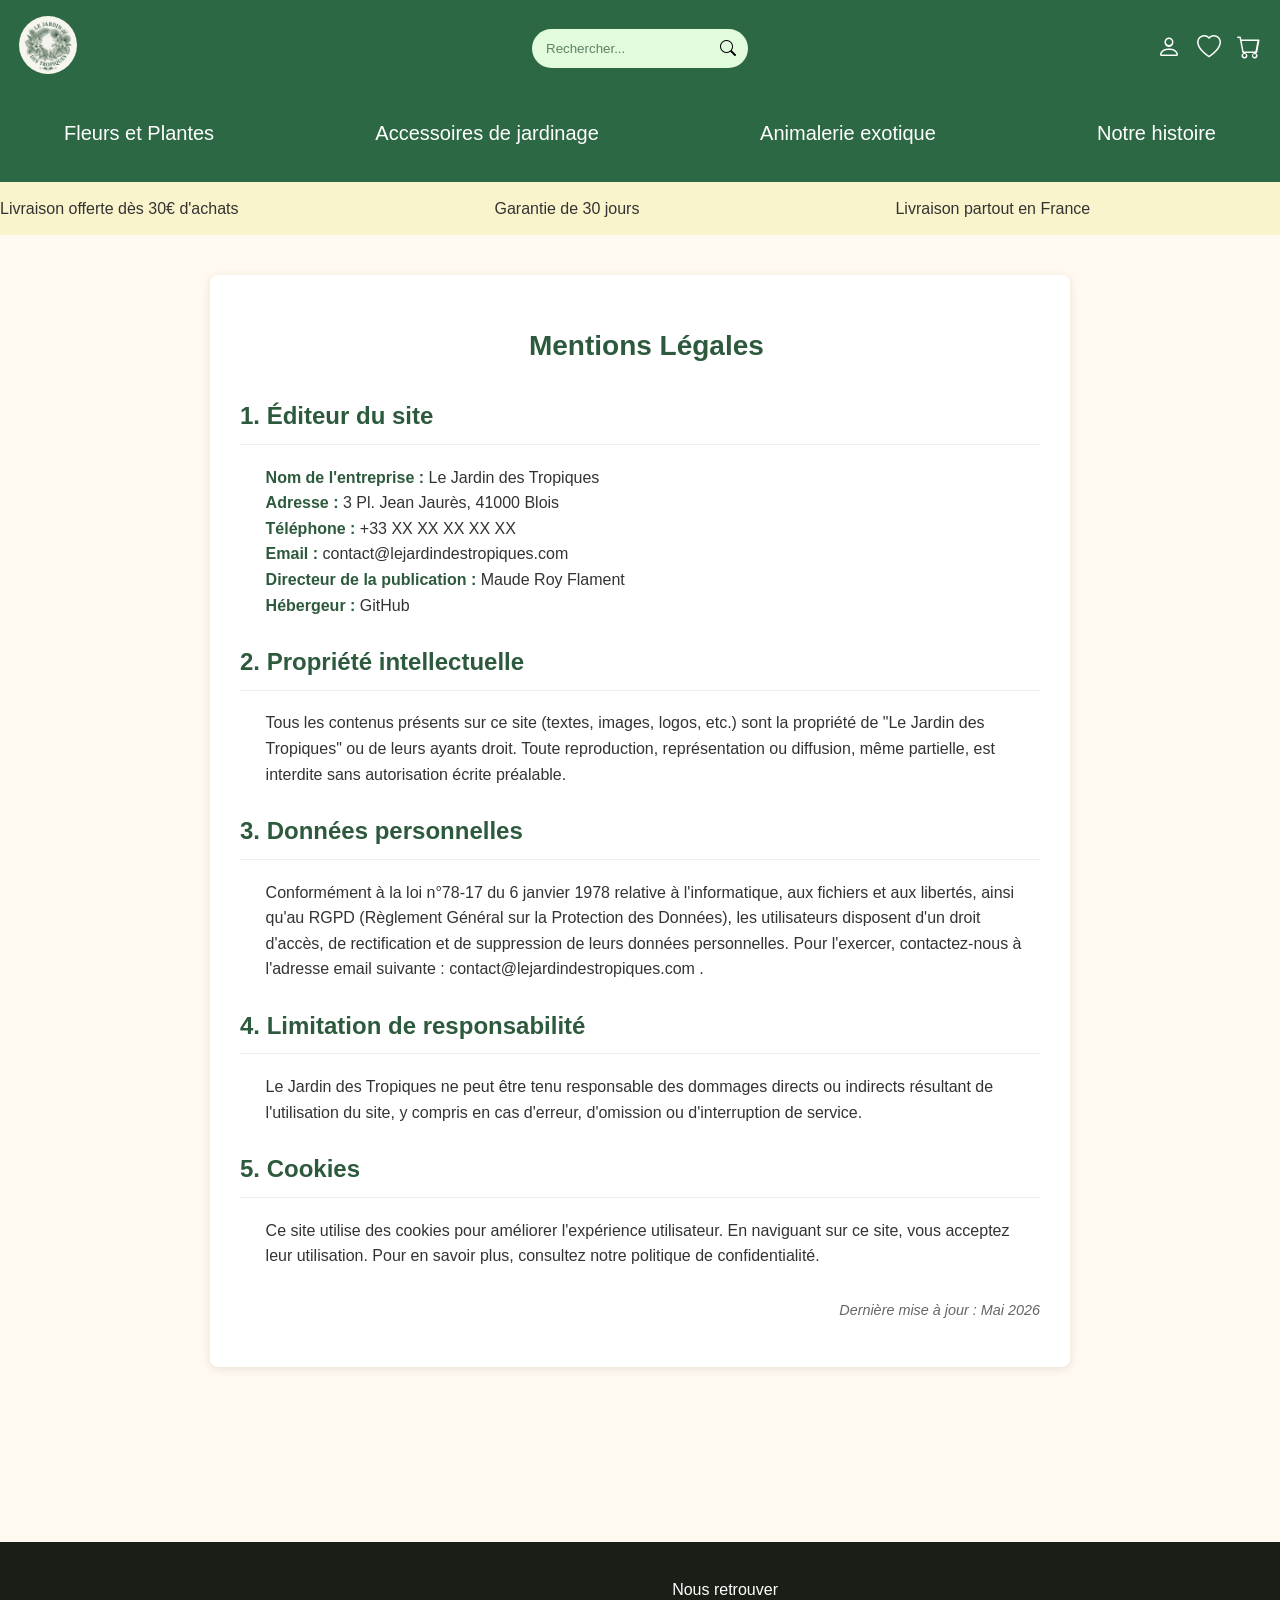
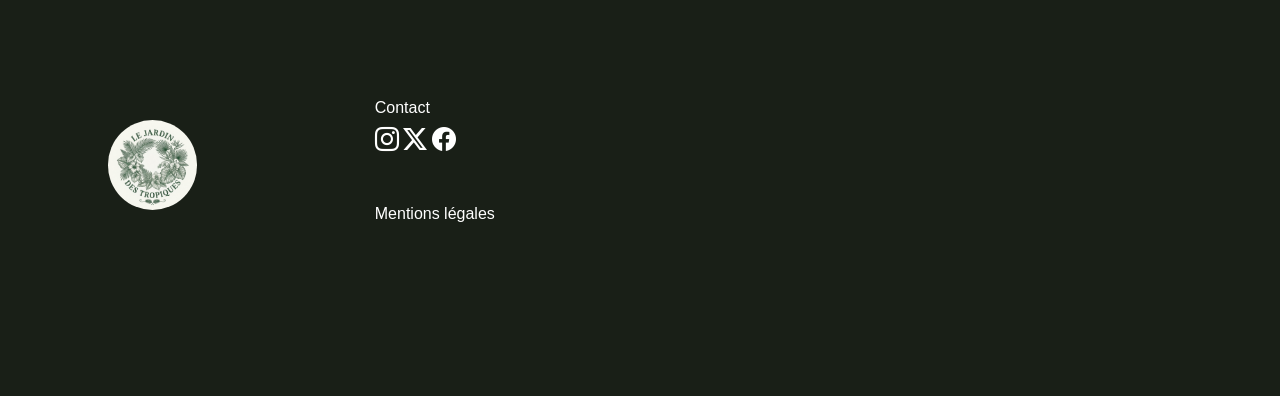
<file: mentions_legales.html>
<!DOCTYPE html>
<html lang="fr">

<head>
    <meta charset="UTF-8">
    <meta name="viewport" content="width=device-width, initial-scale=1.0">
    <title>Notre histoire</title>
    <link rel="stylesheet" href="https://cdn.jsdelivr.net/npm/bootstrap-icons@1.11.3/font/bootstrap-icons.min.css">
    <link rel="stylesheet" href="commun.css">
    <link rel="stylesheet" href="histoire.css">
    <link rel="stylesheet" href="index.css">
    <link rel="stylesheet" href="mentions.css">

</head>

<body>
    <!DOCTYPE html>
    <html lang="fr">

    <head>
        <meta charset="UTF-8">
        <meta name="viewport" content="width=device-width, initial-scale=1.0">
        <title>Accueil</title>
        <link rel="stylesheet" href="https://cdn.jsdelivr.net/npm/bootstrap-icons@1.11.3/font/bootstrap-icons.min.css">
        <link rel="stylesheet" href="index.css">
        <link rel="stylesheet" href="commun.css">
        <link rel="icon" type="image/png" href="images/favicon.jpeg">

    </head>

    <body>
        <header>
            <nav class="entete">
                <p class="logo"> <a href="index.html"><img src="images/logo.jpeg" class="logo"></a> </p>
                <form>
                    <input class="rechercher" type="text" placeholder="Rechercher..."> <i class="bi bi-search"></i>
                </form>
                <p class="icones">
                    <a href="profil.html"><i class="bi bi-person"></i></a>
                    <a href="#Coeur"><i class="bi bi-heart"></i></a>
                    <a href="panier.html"><i class="bi bi-cart"></i></a>
                </p>

            </nav>
            <nav class="menu">
                <p> <a href="plante.html">Fleurs et Plantes</a> </p>
                <p> <a href="accessoire.html">Accessoires de jardinage</a> </p>
                <p> <a href="animal.html">Animalerie exotique</a> </p>
                <p> <a href="histoire.html">Notre histoire</a> </p>
            </nav>
        </header>
        <main>
            <div class="carrouInfo">
                <div class="carrou_track">
                    <span>Livraison offerte dès 30€ d'achats</span>
                    <span>Garantie de 30 jours</span>
                    <span>Livraison partout en France</span>
                    <span>Paiement sécurisé</span>
                </div>
            </div>
            <div class="legal-container">
                <h1>Mentions Légales</h1>

                <h2>1. Éditeur du site</h2>
                <p>
                    <strong>Nom de l'entreprise :</strong> Le Jardin des Tropiques<br>
                    <strong>Adresse :</strong> 3 Pl. Jean Jaurès, 41000 Blois<br>
                    <strong>Téléphone :</strong> +33 XX XX XX XX XX<br>
                    <strong>Email :</strong> contact@lejardindestropiques.com<br>
                    <strong>Directeur de la publication :</strong> Maude Roy Flament<br>
                    <strong>Hébergeur :</strong> GitHub
                </p>

                <h2>2. Propriété intellectuelle</h2>
                <p>
                    Tous les contenus présents sur ce site (textes, images, logos, etc.) sont la propriété de "Le Jardin des Tropiques" ou de leurs ayants droit.
                    Toute reproduction, représentation ou diffusion, même partielle, est interdite sans autorisation
                    écrite préalable.
                </p>

                <h2>3. Données personnelles</h2>
                <p>
                    Conformément à la loi n°78-17 du 6 janvier 1978 relative à l'informatique, aux fichiers et aux
                    libertés, ainsi qu'au RGPD (Règlement Général sur la Protection des Données),
                    les utilisateurs disposent d'un droit d'accès, de rectification et de suppression de leurs données
                    personnelles.
                    Pour l'exercer, contactez-nous à l'adresse email suivante : contact@lejardindestropiques.com .
                </p>

                <h2>4. Limitation de responsabilité</h2>
                <p>
                    Le Jardin des Tropiques ne peut être tenu responsable des dommages directs ou indirects résultant de
                    l'utilisation du site,
                    y compris en cas d'erreur, d'omission ou d'interruption de service.
                </p>

                <h2>5. Cookies</h2>
                <p>
                    Ce site utilise des cookies pour améliorer l'expérience utilisateur. En naviguant sur ce site, vous
                    acceptez leur utilisation.
                    Pour en savoir plus, consultez notre politique de confidentialité.
                </p>

                <p class="last-updated">
                    <em>Dernière mise à jour : Mai 2026</em>
                </p>
            </div>
             </main>
        <footer>
            <div class="imgFooter">
                <a href="index.html"><img src="images/logo.jpeg" class="logo"></a>
            </div>
            <div class="contact">
                <a href="contact.html">Contact</a>
                <br>
                <a href="#Instagram"><i class="bi bi-instagram"></i></a>
                <a href="#Twitter"><i class="bi bi-twitter-x"></i></a>
                <a href="#Facebook"><i class="bi bi-facebook"></i></a>
                <br>
                <br>
                <p> <a href="mentions_legales.html">Mentions légales</a> </p>
            </div>
            <div class="map">
                <p>Nous retrouver</p>
                <iframe
                    src="https://www.google.com/maps/embed?pb=!1m18!1m12!1m3!1d2620.7767880723004!2d1.3358313035699676!3d47.590139484475145!2m3!1f0!2f0!3f0!3m2!1i1024!2i768!4f13.1!3m3!1m2!1s0x47e4a81b51bfac85%3A0x59ec794bc418ff3b!2sIUT%20de%20Blois%20%E2%80%A2%20site%20Jean%20Jaur%C3%A8s!5e1!3m2!1sfr!2sfr!4v1778853098987!5m2!1sfr!2sfr"
                    width="500" height="350" style="border:0;" allowfullscreen="" loading="lazy"
                    referrerpolicy="no-referrer-when-downgrade"></iframe>
            </div>

        </footer>
        <script src="index.js"></script>
    </body>

    </html>
</file>
<file: accessoire.css>
/* conseil */
.conseil p {
    margin-top: 2vh;
    margin-left: 2vw;
    font-size: 17px;
}

.carrouPdtAccessoire {
    margin: 3vh 2vw 0 2vw;
    border: 2px #2d6844 solid;
    border-radius: 25px;
    display: flex;
    width: clamp(200px, 80vw, 800px);
    height: clamp(200px, 450vh, 450px);
    background-color: rgba(245, 222, 179, 0.785);
}

.carrouPdtAccessoire img {
    margin: 6px;
    width: clamp(150px, 30vw, 300px);
    height: clamp(150px, 30vh, 300px);
    border: 1px black solid;
    border-radius: 25px;
    object-fit: cover;
    align-self: center;
}

fieldset {
    display: block;
    border-radius: 8px;
}

#green {
    background-color: #7dab8a;
}

#red {
    background-color: #e07b7b;
}

#yellow {
    background-color: #e8c84a;
}

#blue {
    background-color: #7a9cbf;
}

#green:checked {
    background-color: #165f2e;
    box-shadow: -3px 3px 1px #165f2ea3;
}

#red:checked {
    background-color: #e33636;
    box-shadow: -3px 3px 1px #e33636a3;
}

#yellow:checked {
    background-color: #ffe600;
    box-shadow: -3px 3px 1px #f5af0bd0;
}

#blue:checked {
    background-color: #0082fb;
    box-shadow: -3px 3px 1px #0082fba3;
}

input[type="radio"] {
    appearance: none;
    width: 1em;
    height: 1em;
    border-radius: 50%;
    border: 1px solid black;
}

#size-select{
    width : 9vw;
    background-color: #fff9ef;
    border : 1px solid rgba(0, 0, 0, 0.615);
    border-radius: 5px;
}
</file>
<file: commun.css>
/*--------BODY--------*/
body {
  font-family: 'Arial', 'Helvetica', sans-serif;
  margin: 0;
}

/*--------HEADER--------*/
header {
  display: flex;
  flex-direction: column;
  align-items: center;
  margin: 0;
  background-color: #2d6844;
}

/*LIEN*/
header a {
  text-decoration: none;
  color: white;
}

header a:hover {
  color: #fdb9db;
}

/*ICONE*/
header i {
  font-size: 150%;
  color: white;
}

header .bi-heart:hover {
  color: rgb(242, 37, 10);
}

header i:hover {
  color: #fdb9db;
}

.bi-search {
  font-size: 100%;
  color: black;
}

/*ELEMENT HEADER*/
.entete {
  display: grid;
  height: auto;
  width: 97%;
  grid-template-columns: 1fr auto 1fr;
  grid-template-rows: auto;
  align-items: center;
}

header .logo {
  width: 4.5vw;
  padding-right: 0;
  border-radius: 50px;
}

.entete form {
  justify-self: center;
  display: flex;
  align-items: center;
  gap: 0.5rem;
  background-color: rgb(225, 251, 220);
  border-radius: 50px;
  padding: 7px 12px;
  width: 15vw;
}

.rechercher {
  width: 100%;
  border: none;
  background: transparent;
  outline: none;
  color: #1b4d2e;
}

.rechercher::placeholder {
  color: #5f7f67;
}
.bi-search:hover{
  color: #5f7f67;
}
.icones {
  justify-self: end;
  display: flex;
  gap: 1rem;
}

.menu {
  display: flex;
  justify-content: space-between;
  width: 90%;
  padding-bottom: 1vw;
  color: white;
  font-size: 20px;
}

/*MAIN*/
main {
  background-color: #fff9ef;
  padding-bottom: 15vh;
}

/* CARROUSEL COMMUN */
.carrouInfo {
  overflow: hidden;
  background-color: rgb(249, 244, 204);
  padding: 0.85rem 0;
}

.carrou_track {
  display: flex;
  gap: 20vw;
  white-space: nowrap;
  width: max-content;
  animation: defiler 25s linear infinite;
}

.carrou, .carrouOiseaux, .carrouPoissons, .carrouReptiles, .carrouFleurs, .carrouPlantes {
  display: flex;
  align-items: center;
  justify-content: center;
}

.carrou button, .carrouOiseaux button,
.carrouPoissons button, .carrouReptiles button, .carrouFleurs button, .carrouPlantes button{
  border: none;
  background-color: rgba(245, 222, 179, 0);
}

.gauche button,
.droite button {
  font-size: 175%;
}

.carrouPdt {
  margin: 3vh 2vw 0 2vw;
  border: 2px #2d6844 solid;
  border-radius: 25px;
  display: flex;
  width: clamp(200px, 60vw, 700px);
  height: clamp(300px, 35vh, 350px);
  background-color: rgba(245, 222, 179, 0.785);
}

.carrouPdt img {
  margin: 6px;
  width: clamp(150px, 30vw, 300px);
  height: clamp(150px, 30vh, 300px);
  border: 1px black solid;
  border-radius: 25px;
  object-fit: cover;
  align-self: center;
}

.carrouPdtTexte {
  display: flex;
  flex-direction: column;
  align-content: flex-start;
  margin: 6px;
  align-self: center;
  width: clamp(200px, 35vw, 400px);
}

.carrouPdtTexte p {
  padding: 0;
}

.carrouPdtIcones,
.carrouPdtIcones button {
  display: flex;
  flex-direction: row;
  font-size: 115%;
  gap: 0.5rem;
  align-self: flex-end;
  padding: 0 1vw 0.5vw 0;
}

.bestType {
  color: rgb(128, 121, 121);
  padding-bottom: 3px;
}

.bestNom {
  margin: 0px;
  font-size: 18px;
}

.bestPrix {
  margin: 0px;
}

.bestDesc {
  margin-top: 8px;
}

@keyframes defiler {
  from { transform: translateX(0); }
  to { transform: translateX(-50%); }
}

/*TITRE*/
h1 {
  font-size: 22px;
  font-weight: 700;
  color: #1B4D2E;
  padding-bottom: 4px;
}

h3 {
  font-size: 19px;
  font-weight: 600;
  color: #1B4D2E;
  margin-left: 1vw;
  margin-bottom: 0;
}

h4 {
  font-size: 19px;
  font-weight: 530;
  color: #1B4D2E;
  margin-left: 3vw;
  margin-bottom: 0;
}

/*FOOTER*/
footer {
  background-color: #191f17;
  color: white;
  padding: 1.5vw;
  display: flex;
  justify-content: space-around;
  align-items: center;
}

footer a {
  text-decoration: none;
  color: white;
}

footer a:hover {
  color: #fdb9db;
}

/*ICONE*/
footer i {
  font-size: 150%;
  color: white;
}

footer i:hover {
  color: #fdb9db;
}

footer .logo {
  width: 7vw;
  height: auto;
  border-radius: 50px;
}
</file>
<file: connexion.css>
.logo {
  border-radius: 50px;
  width: 100px;
  display: block;
  margin: 10px auto;
}

/* --- Conteneur principal : les deux formulaires côte à côte --- */
.contact-page {
  background-color: #F7F4EE;
  min-height: 80vh;
  display: flex;
  align-items: center;
  justify-content: center;
  padding: 2rem 1rem;
  color: #3D3428;
  gap: 5vw;
}

/* --- Chaque formulaire dans sa propre carte --- */
.contact-page form {
  flex: 1;
  max-width: 380px;
  background: #ffffff;
  border-radius: 12px;
  border: 0.5px solid #D6D0C8;
  padding: 2rem;
  box-shadow: 0 2px 12px rgba(61, 52, 40, 0.07);
  min-height: 420px;
}

/* --- Séparateur --- */
hr {
  border: none;
  border-top: 1px solid #EDE8DF;
  margin: 14px 0 20px;
}

/* --- Champ obligatoire --- */
.required {
  color: #D4527A;
  margin-left: 2px;
}

/* --- Groupe champ --- */
.form-group {
  display: flex;
  flex-direction: column;
  gap: 6px;
  margin-bottom: 14px;
}

/* --- Labels --- */
label {
  font-size: 13px;
  font-weight: 600;
  color: #3D3428;
}

/* --- Inputs --- */
input {
  padding: 10px 12px;
  border: 1px solid #D6D0C8;
  border-radius: 8px;
  background: #F7F4EE;
  color: #3D3428;
  outline: none;
}

input::placeholder {
  color: #b0a89e;
}

input:focus {
  border-color: #2E7D52;
  box-shadow: 0 0 0 3px rgba(46, 125, 82, 0.12);
}

/* --- Bouton  --- */
.btn-submit {
  width: 100%;
  padding: 11px;
  background-color: #1B4D2E;
  color: #F7F4EE;
  border: none;
  border-radius: 8px;
  font-size: 14px;
  font-weight: 600;
  cursor: pointer;
  margin-top: 8px;
}

.btn-submit:hover {
  background-color: #2E7D52;
}

.btn-profil {
  position: absolute;
  right: 10vw;
  bottom: 11vh;
  width: 6vw;
  padding: 8px;
  background-color: #2d6844;

  border: none;
  border-radius: 8px;
  font-size: 15px;
  font-weight: 600;
  cursor: pointer;

}

a {
  text-decoration: none;
  color: #F7F4EE;
}
</file>
<file: contact.css>
.logo {
  border-radius: 50px;
  width: 100px;
  display: block;
  margin: 10px auto;
}

/* --- Page --- */
.contact-page {
  background-color: #F7F4EE;
  min-height: 100vh;
  display: flex;
  align-items: center;
  justify-content: center;
  font-family: Arial, sans-serif;
  color: #3D3428;
}

/* ---  Formulaire --- */
.form-wrap {
  background: #ffffff;
  border-radius: 12px;
  border: 1px solid #EDE8DF;
  padding: 32px 40px;
  max-width: 560px;
  width: 100%;
}

/*-- Champ obligatoire--*/
.required {
  color: #D4527A;
  margin-left: 2px;
}

/* --- Titre & sous-titre --- */
.form-sub {
  font-size: 14px;
  color: #6b6459;
  margin-bottom: 24px;
}

/* --- Séparateur --- */
.divider {
  border: none;
  border-top: 1px solid #EDE8DF;
  margin: 20px 0;
}

/* --- Ligne double (nom + prénom) --- */
.form-row {
  display: grid;
  grid-template-columns: 1fr 1fr;
  gap: 12px;
  margin-bottom: 12px; 
}

/* --- Groupe champ --- */
.form-group {
  display: flex;
  flex-direction: column;
  gap: 6px;
  margin-bottom: 12px;
}

/* --- Labels --- */
label {
  font-size: 13px;
  font-weight: 600;
  color: #3D3428;
}

/* --- Inputs, select, textarea --- */
input,
select,
textarea {
  width: 100%;
  padding: 10px 12px;
  border: 1px solid #D6D0C8;
  border-radius: 8px;
  background: #ffffff;
  color: #3D3428;
  font-size: 14px;
  font-family: Arial, sans-serif;
  outline: none;
  transition: border-color 0.15s, box-shadow 0.15s;
  box-sizing: border-box;
  
}

strong {
  color: #2d5a3d;
}

input::placeholder,
textarea::placeholder {
  color: #b0a89e;
}

input:focus,
select:focus,
textarea:focus {
  border-color: #2E7D52;
  box-shadow: 0 0 0 3px rgba(46, 125, 82, 0.12);
}

textarea {
  resize: vertical;
  min-height: 110px;
}

/* --- Bouton envoi --- */
.btn-submit {
  width: 100%;
  padding: 11px;
  background-color: #1B4D2E;
  color: #F7F4EE;
  border: none;
  border-radius: 8px;
  font-size: 14px;
  font-weight: 600;
  font-family: Arial, sans-serif;
  cursor: pointer;
  margin-top: 4px;
}
</file>
<file: histoire.css>
/*Main*/
.devanture-img{
    width: 650px;
    border-radius: 10px;
    height: 400px;
    object-fit: cover ;
    display: block;
    margin: auto;
}

strong {
  color: #2d5a3d;
}

main p {
    margin-left:2vw;
}

h1{
    margin-left:1vw;
}

/* Pour toutes les listes non ordonnées */
ul li::marker {
  color: #D4527A;
}
</file>
<file: index.css>
/* Hero */
.imgBienvenue {
  position: relative;
  width: 100%;
  height: 100vh;
  overflow: hidden;
  display: flex;
  align-items: center;
  justify-content: center;
}

.imgBienvenue img {
  position: absolute;
  width: 100%;
  height: 100%;
  object-fit: cover;
  filter: blur(4px);
}

.imgBienvenue h2 {
  position: relative;
  color: white;
  text-shadow: 1px 1px 4px black;
  font-size: 5.5vw;
  z-index: 2;
}

/* Presentation */
.presentation p {
  margin-top: 2vh;
  margin-left: 2vw;
  font-size: 17px;
}
</file>
<file: mentions.css>
/* Style général pour la page */
body {
  line-height: 1.6;
  color: #333;
  background-color: #f9f9f9;
  margin: 0;
  padding: 0;
}

/* Conteneur des mentions légales */
.legal-container {
  max-width: 800px;
  margin: 40px auto;
  padding: 30px;
  background-color: #fff;
  border-radius: 8px;
  box-shadow: 0 2px 10px rgba(0, 0, 0, 0.1);
}

/* En-tête */
.legal-container h1 {
  color: #2d5a3d; /* Vert foncé comme dans l'image */
  text-align: center;
  margin-bottom: 20px;
  font-size: 28px;
}

/* Sous-titres */
.legal-container h2 {
  color: #2d5a3d;
  border-bottom: 1px solid #eee;
  padding-bottom: 8px;
  margin-top: 25px;
}

/* Paragraphes */
.legal-container p {
  margin-bottom: 15px;
}

/* Lien */
.legal-container a {
  color: #2d5a3d;
  text-decoration: none;
}

.legal-container a:hover {
  text-decoration: underline;
}

/* Date de mise à jour */
.last-updated {
  text-align: right;
  font-size: 0.9em;
  color: #666;
  margin-top: 30px;
}
</file>
